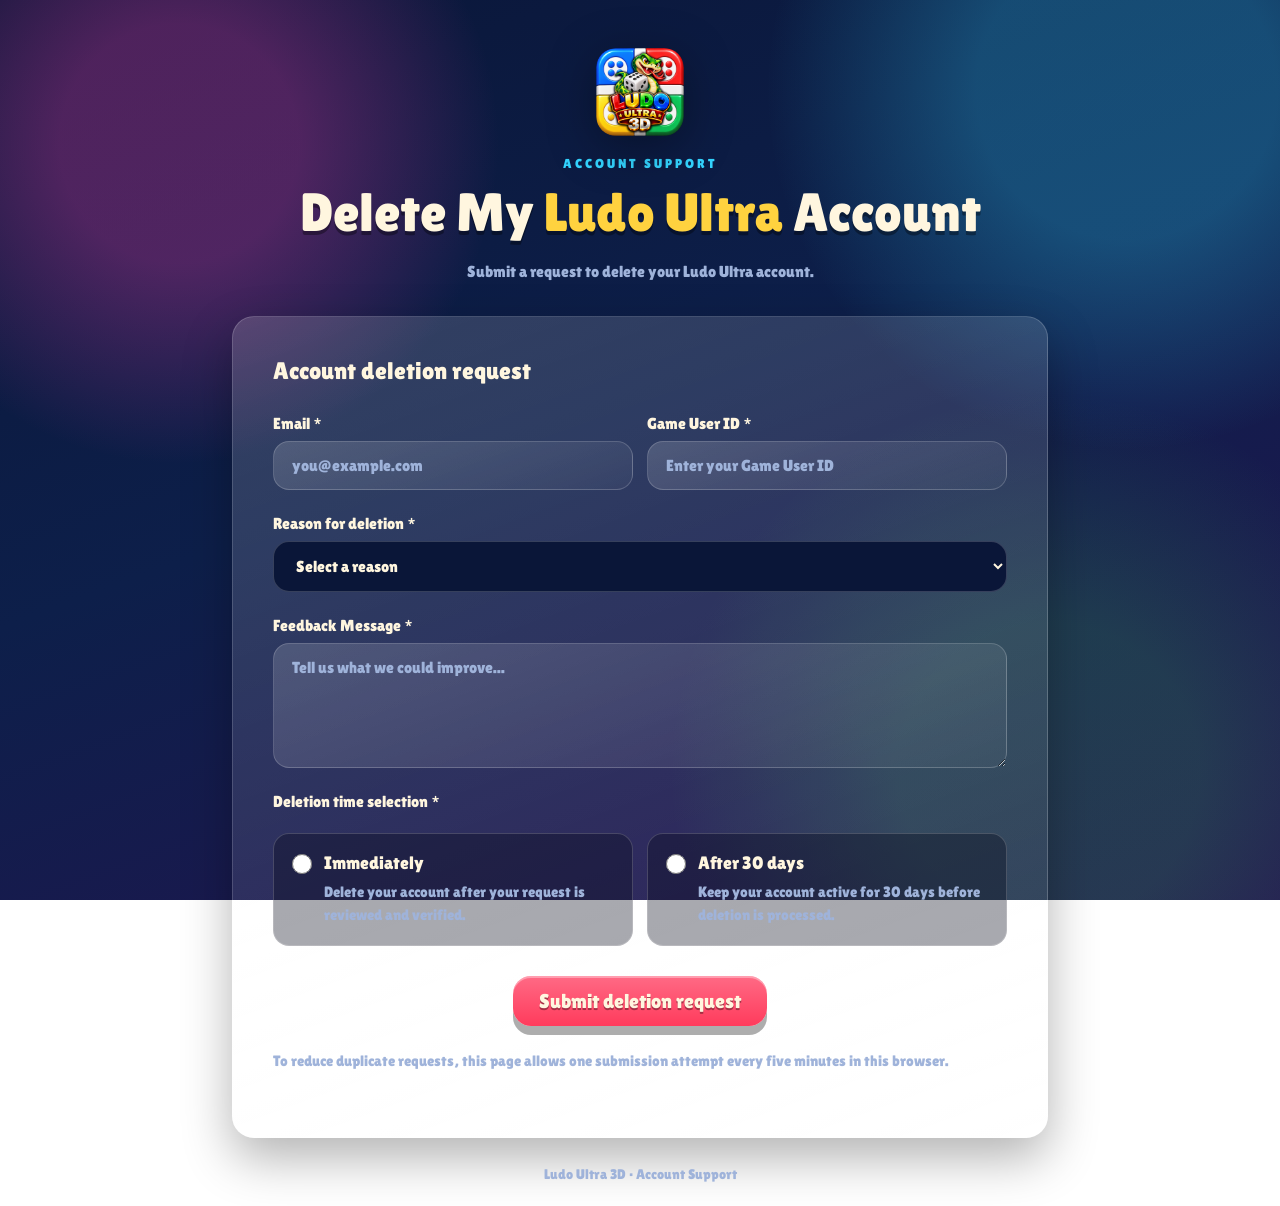
<file: delete-account.html>
<!DOCTYPE html>
<html lang="en">
<head>
    <meta charset="UTF-8">
    <meta name="viewport" content="width=device-width, initial-scale=1.0">
    <meta name="description" content="Request deletion of your Ludo Ultra account.">
    <meta name="theme-color" content="#0a1638">
    <title>Delete My Ludo Ultra Account</title>
    <link rel="icon" type="image/png" href="assets/images/Ludo%20Ultra%20App%20Icon%20512.png">
    <link rel="stylesheet" href="styles.css">
</head>
<body class="account-deletion-page">
    <main class="container deletion-container">
        <header class="deletion-header">
            <img src="assets/images/Ludo%20Ultra%20App%20Icon%20512.png" width="88" height="88" alt="Ludo Ultra 3D">
            <p class="deletion-eyebrow">ACCOUNT SUPPORT</p>
            <h1>Delete My <span>Ludo Ultra</span> Account</h1>
            <p>Submit a request to delete your Ludo Ultra account.</p>
        </header>

        <section class="deletion-panel" aria-labelledby="deletionFormTitle">
            <h2 id="deletionFormTitle">Account deletion request</h2>

            <form class="feedback-form deletion-form" id="deletionForm">
                <div class="form-row">
                    <div class="deletion-field">
                        <label for="deletionEmail">Email *</label>
                        <input id="deletionEmail" name="email" type="email" autocomplete="email" placeholder="you@example.com" required>
                    </div>
                    <div class="deletion-field">
                        <label for="gameUserId">Game User ID *</label>
                        <input id="gameUserId" name="gameUserId" type="text" autocomplete="off" spellcheck="false" placeholder="Enter your Game User ID" required>
                    </div>
                </div>

                <div class="deletion-field">
                    <label for="deletionReason">Reason for deletion *</label>
                    <select id="deletionReason" name="reason" required>
                        <option value="" disabled selected>Select a reason</option>
                        <option>I no longer play the game</option>
                        <option>I want to reduce my gaming time</option>
                        <option>I have privacy or data concerns</option>
                        <option>I experienced technical issues or bugs</option>
                        <option>I am not satisfied with the gameplay</option>
                        <option>I had a negative multiplayer experience</option>
                        <option>I have a duplicate or unused account</option>
                        <option>I want to start fresh</option>
                        <option value="other">Other — write your own reason</option>
                        <option>Prefer not to say</option>
                    </select>
                </div>

                <div class="deletion-field">
                    <label for="deletionFeedback">Feedback Message *</label>
                    <textarea id="deletionFeedback" name="feedback" rows="5" maxlength="5000" placeholder="Tell us what we could improve..." required></textarea>
                </div>

                <div class="deletion-field" id="customReasonField" hidden>
                    <label for="customReason">Your reason *</label>
                    <textarea id="customReason" name="customReason" rows="3" maxlength="2000" placeholder="Tell us your reason for deletion" disabled></textarea>
                </div>

                <fieldset class="deletion-timing">
                    <legend>Deletion time selection *</legend>
                    <div class="deletion-options">
                        <label class="deletion-option">
                            <input type="radio" name="deletionTiming" value="immediately" aria-describedby="immediatelyHelp" required>
                            <span><strong>Immediately</strong><span id="immediatelyHelp">Delete your account after your request is reviewed and verified.</span></span>
                        </label>
                        <label class="deletion-option">
                            <input type="radio" name="deletionTiming" value="after-30-days" aria-describedby="thirtyDaysHelp" required>
                            <span><strong>After 30 days</strong><span id="thirtyDaysHelp">Keep your account active for 30 days before deletion is processed.</span></span>
                        </label>
                    </div>
                </fieldset>

                <button class="dice-btn" type="submit" aria-describedby="deletionCooldown" disabled>Submit deletion request</button>
                <p class="deletion-help" id="deletionCooldown"></p>
                <p class="deletion-help" id="deletionStatus" role="status" aria-live="polite"></p>
            </form>
        </section>
        <footer class="deletion-footer">Ludo Ultra 3D · Account Support</footer>
    </main>
    <script src="delete-account.js"></script>
</body>
</html>
</file>
<file: styles.css>
/* ============================================================
   LUDO ULTRA 3D — TOY-ARCADE REDESIGN
   Glossy toy-3D look pulled straight from the game art:
   chunky multicolor type, wood/neon glows, hard offsets,
   deep-navy gloss.
   ============================================================ */

@font-face {
    font-family: 'Lilita One';
    src: url('assets/Fonts/Lilita_One/LilitaOne-Regular.ttf') format('truetype');
    font-weight: 100;
    font-style: normal;
    font-display: swap;
}

/* ---------- Variables ---------- */
:root {
    --bg-deep: #0a1638;
    --bg-deep-2: #0d1f4a;
    --ink: #060b1c;

    --red: #ff3b5c;
    --green: #3ddc5a;
    --yellow: #ffd23f;
    --blue: #2ea8ff;
    --gold: #ffcf3f;
    --magenta: #ff3fb4;
    --cyan: #33d4ff;
    --cream: #fff6df;

    --text: #dbe8ff;
    --text-dim: #9fb3da;

    --glass: linear-gradient(160deg, rgba(255, 255, 255, 0.16), rgba(255, 255, 255, 0.04));
    --glass-border: rgba(255, 255, 255, 0.18);
    --toy-shadow: 0 9px 0 rgba(0, 0, 0, 0.32);
    --r-lg: 22px;
    --r-md: 16px;
    --r-sm: 12px;

    --font: 'Lilita One', 'Trebuchet MS', 'Segoe UI', sans-serif;
}

/* ---------- Reset ---------- */
* {
    margin: 0;
    padding: 0;
    box-sizing: border-box;
    font-family: inherit;
    font-weight: 100;
}
*::before,
*::after {
    font-family: inherit;
    font-weight: inherit;
}
html {
    scroll-behavior: smooth;
}
img {
    max-width: 100%;
    display: block;
}
button {
    font: inherit;
    cursor: pointer;
    border: none;
}
a {
    color: inherit;
    text-decoration: none;
}

body {
    font-family: var(--font);
    color: var(--text);
    background:
        radial-gradient(circle at 14% 16%, rgba(255, 63, 180, 0.28) 0 120px, transparent 320px),
        radial-gradient(circle at 88% 10%, rgba(51, 212, 255, 0.26) 0 150px, transparent 360px),
        radial-gradient(circle at 82% 86%, rgba(61, 220, 90, 0.18) 0 150px, transparent 380px),
        linear-gradient(160deg, var(--bg-deep) 0%, var(--bg-deep-2) 46%, #241452 100%);
    background-attachment: fixed;
    overflow-x: hidden;
    min-height: 100vh;
    -webkit-font-smoothing: antialiased;
}

.container {
    width: 100%;
    max-width: 1180px;
    margin-inline: auto;
    padding-inline: 22px;
}

/* ---------- Reveal ---------- */
[data-reveal] {
    opacity: 0;
    transform: translateY(22px);
    transition: opacity 0.7s ease, transform 0.7s cubic-bezier(0.2, 0.8, 0.2, 1);
}
[data-reveal].in {
    opacity: 1;
    transform: none;
}

/* ============================================================
   TICKER
   ============================================================ */
.ticker {
    background: linear-gradient(90deg, var(--red), var(--yellow) 30%, var(--green) 60%, var(--blue));
    color: var(--ink);
    overflow: hidden;
    padding: 7px 0;
    position: relative;
    z-index: 60;
    box-shadow: 0 3px 12px rgba(0, 0, 0, 0.4);
}
.ticker-track {
    display: inline-flex;
    white-space: nowrap;
    animation: ticker 26s linear infinite;
}
.ticker-track span {
    padding-inline: 14px;
    letter-spacing: 0.5px;
    text-shadow: 0 1px 0 rgba(255, 255, 255, 0.35);
}
@keyframes ticker {
    to {
        transform: translateX(-50%);
    }
}

/* ============================================================
   NAVBAR
   ============================================================ */
.navbar {
    position: sticky;
    top: 0;
    z-index: 50;
    transition: background 0.3s ease, box-shadow 0.3s ease;
    background: transparent;
}
.navbar.scrolled {
    background: rgba(6, 11, 28, 0.9);
    backdrop-filter: blur(10px);
    box-shadow: 0 6px 24px rgba(0, 0, 0, 0.45);
}
.nav-container {
    max-width: 1180px;
    margin-inline: auto;
    padding: 14px 22px;
    display: flex;
    align-items: center;
    justify-content: space-between;
    gap: 18px;
}
.logo {
    display: flex;
    align-items: center;
    gap: 10px;
}
.logo-img {
    width: 40px;
    height: 40px;
    border-radius: 10px;
    box-shadow: 0 4px 10px rgba(0, 0, 0, 0.4);
}
.logo-text {
    font-size: 1.35rem;
    color: var(--cream);
    text-shadow: 0 2px 0 rgba(0, 0, 0, 0.4);
}
.logo-text b {
    color: var(--yellow);
    font-weight: 100;
}
.nav-links {
    display: flex;
    align-items: center;
    gap: 6px;
    list-style: none;
}
.nav-links a {
    padding: 9px 16px;
    border-radius: 999px;
    color: var(--text);
    transition: background 0.2s ease, color 0.2s ease;
}
.nav-links a:hover {
    background: rgba(255, 255, 255, 0.1);
    color: #fff;
}
.nav-cta {
    background: linear-gradient(180deg, var(--yellow), #ffb020);
    color: var(--ink) !important;
    box-shadow: var(--toy-shadow);
    text-shadow: 0 1px 0 rgba(255, 255, 255, 0.4);
}
.nav-cta:hover {
    background: linear-gradient(180deg, #ffe07a, var(--yellow)) !important;
    transform: translateY(-1px);
}

.menu-toggle {
    display: none;
    flex-direction: column;
    gap: 5px;
    background: rgba(255, 255, 255, 0.08);
    padding: 11px;
    border-radius: 12px;
}
.menu-toggle span {
    width: 24px;
    height: 3px;
    background: var(--cream);
    border-radius: 3px;
    transition: transform 0.25s ease, opacity 0.25s ease;
}

/* ============================================================
   HERO
   ============================================================ */
.hero {
    position: relative;
    padding: 72px 22px 70px;
    text-align: center;
    overflow: hidden;
}
.hero-inner {
    max-width: 900px;
    margin-inline: auto;
    position: relative;
    z-index: 2;
}
.hero-kicker {
    display: inline-block;
    background: rgba(51, 212, 255, 0.16);
    border: 1px solid rgba(51, 212, 255, 0.4);
    color: var(--cyan);
    padding: 6px 16px;
    border-radius: 999px;
    letter-spacing: 1px;
    margin-bottom: 18px;
}

/* Hero lockup — matches the app icon wordmark:
   LUDO (rainbow chunky) / ULTRA (red banner, gold trim, stars) / 3D (chrome) */
.hero-lockup {
    display: flex;
    flex-direction: column;
    align-items: center;
    gap: 6px;
    width: fit-content;
    margin: 0 auto 16px;
}
.lockup-ludo {
    display: flex;
    gap: 4px;
    font-size: clamp(4rem, 15vw, 9rem);
    line-height: 0.9;
}
.lockup-ludo .ch {
    display: inline-block;
    animation: bob 3.4s ease-in-out infinite;
    text-shadow:
        0 4px 0 rgba(0, 0, 0, 0.55),
        0 0 30px currentColor,
        0 -2px 0 rgba(255, 255, 255, 0.25);
}
.lockup-ludo .ch:nth-child(2n) {
    transform: translateY(-5px) rotate(-2deg);
    animation-delay: 0.25s;
}
@keyframes bob {
    0%, 100% { translate: 0 0; }
    50% { translate: 0 -8px; }
}
.ch { font-weight: 100; }
.ch.c1 { color: #ff3b5c; }
.ch.c2 { color: #ffcf3f; }
.ch.c3 { color: #3ddc5a; }
.ch.c4 { color: #2ea8ff; }
.ch.c5 { color: var(--cream); }

.lockup-ultra {
    display: inline-flex;
    align-items: center;
    gap: 10px;
    background: linear-gradient(180deg, #e01f3c, #8f0f24);
    border: 2px solid var(--gold);
    border-radius: 999px;
    padding: 4px 26px;
    box-shadow: var(--toy-shadow), inset 0 2px 0 rgba(255, 255, 255, 0.3), 0 0 24px rgba(224, 31, 60, 0.5);
}
.lockup-ultra b {
    font-size: clamp(1.2rem, 4vw, 2.1rem);
    color: var(--gold);
    letter-spacing: 6px;
    text-shadow: 0 2px 0 rgba(0, 0, 0, 0.45), 0 0 14px rgba(255, 207, 63, 0.6);
}
.lockup-ultra i {
    font-style: normal;
    font-size: 0.7em;
    color: var(--cream);
    text-shadow: 0 1px 0 rgba(0, 0, 0, 0.4);
}
.lockup-3d {
    font-size: clamp(1.6rem, 5.5vw, 3rem);
    letter-spacing: 8px;
    background: linear-gradient(180deg, #ffffff 10%, #cfd8e8 45%, #7f8aa3 60%, #dfe6f2 85%);
    -webkit-background-clip: text;
    background-clip: text;
    -webkit-text-fill-color: transparent;
    filter: drop-shadow(0 3px 2px rgba(0, 0, 0, 0.55));
}

.hero-tagline {
    font-size: clamp(1.5rem, 4.5vw, 2.6rem);
    color: var(--cream);
    text-shadow: 0 3px 0 rgba(0, 0, 0, 0.45);
    margin-bottom: 12px;
}
.hero-tagline b {
    color: var(--yellow);
    font-weight: 100;
}
.hero-sub {
    color: var(--text-dim);
    max-width: 520px;
    margin: 0 auto 30px;
    line-height: 1.6;
}

/* Video stage */
.hero-stage {
    position: relative;
    max-width: 680px;
    margin: 0 auto 30px;
    border-radius: 28px;
    padding: 10px;
    background: var(--glass);
    border: 1px solid var(--glass-border);
    box-shadow: 0 26px 60px rgba(0, 0, 0, 0.55), inset 0 2px 0 rgba(255, 255, 255, 0.25);
}
.hero-stage::before {
    content: "";
    position: absolute;
    inset: -30px;
    background: radial-gradient(circle, rgba(51, 212, 255, 0.4), transparent 68%);
    z-index: -1;
    filter: blur(8px);
}
.hero-video {
    width: 100%;
    aspect-ratio: 16 / 9;
    object-fit: cover;
    border-radius: 20px;
    display: block;
    background: var(--bg-deep);
}

/* CTA dice buttons */
.hero-ctas {
    display: flex;
    gap: 16px;
    justify-content: center;
    flex-wrap: wrap;
}
.dice-btn {
    position: relative;
    display: inline-flex;
    align-items: center;
    gap: 10px;
    font-size: 1.25rem;
    padding: 14px 26px;
    border-radius: 18px;
    background: linear-gradient(180deg, #ff6a85, var(--red));
    color: var(--cream);
    text-shadow: 0 2px 0 rgba(0, 0, 0, 0.35);
    box-shadow: var(--toy-shadow), inset 0 2px 0 rgba(255, 255, 255, 0.35);
    transition: transform 0.15s ease, filter 0.2s ease;
}
.dice-btn:hover {
    filter: brightness(1.08);
    transform: translateY(-2px);
}
.dice-btn:active {
    transform: translateY(2px);
    box-shadow: 0 4px 0 rgba(0, 0, 0, 0.32);
}
.dice-btn.ghost {
    background: linear-gradient(180deg, rgba(255, 255, 255, 0.22), rgba(255, 255, 255, 0.06));
    border: 2px solid rgba(255, 255, 255, 0.4);
    box-shadow: var(--toy-shadow);
}
.hero-note {
    margin-top: 22px;
    color: var(--text-dim);
    letter-spacing: 0.5px;
}

/* Floating tokens */
.hero-tokens {
    position: absolute;
    inset: 0;
    z-index: 1;
    pointer-events: none;
}
.hero-tokens .float {
    position: absolute;
    width: clamp(46px, 7vw, 84px);
    opacity: 0.9;
    filter: drop-shadow(0 10px 14px rgba(0, 0, 0, 0.5));
    animation: floaty 6s ease-in-out infinite;
}
.hero-tokens .f1 { top: 14%; left: 8%; animation-delay: 0s; }
.hero-tokens .f2 { top: 22%; right: 9%; animation-delay: 1.2s; }
.hero-tokens .f3 { bottom: 18%; left: 12%; animation-delay: 2s; }
.hero-tokens .f4 { bottom: 14%; right: 13%; animation-delay: 0.6s; }
@keyframes floaty {
    0%, 100% { transform: translateY(0) rotate(-6deg); }
    50% { transform: translateY(-22px) rotate(8deg); }
}

/* ============================================================
   SECTION HEADINGS
   ============================================================ */
.chunky {
    font-size: clamp(2.4rem, 7vw, 4rem);
    color: var(--cream);
    text-shadow: 0 4px 0 rgba(0, 0, 0, 0.4);
    letter-spacing: 2px;
    text-align: center;
}
.chunky .ch { text-shadow: 0 3px 0 rgba(0, 0, 0, 0.45), 0 0 24px currentColor; }
.section-sub {
    text-align: center;
    color: var(--text-dim);
    max-width: 560px;
    margin: 14px auto 0;
    line-height: 1.6;
}

/* ============================================================
   ICON WATERMARK — sticky desktop only, dynamic position
   Starts top-right, moves to bottom-right on scroll
   ============================================================ */
.icon-watermark {
    position: fixed;
    top: 90px;
    right: 26px;
    z-index: 30;
    cursor: pointer;
    border-radius: 24px;
    opacity: 0.85;
    display: none;
    transition: top 1.2s cubic-bezier(0.25, 0.46, 0.45, 0.94), bottom 1.2s cubic-bezier(0.25, 0.46, 0.45, 0.94);
}
.icon-watermark:hover,
.icon-watermark:focus-visible {
    opacity: 1;
}
.icon-watermark:focus-visible {
    outline: 3px solid var(--cyan);
    outline-offset: 6px;
}
.icon-watermark img {
    width: 135px;
    height: 135px;
    border-radius: 24px;
    filter: drop-shadow(0 12px 32px rgba(0, 0, 0, 0.6));
    animation: watermark-float 4s ease-in-out infinite;
}
@keyframes watermark-float {
    0%, 100% { translate: 0 0; }
    50% { translate: 0 -12px; }
}
.icon-watermark.scrolled {
    top: auto;
    bottom: 26px;
}

@media (min-width: 1260px) {
    .icon-watermark { display: block; }
}

/* ============================================================
   THE BOARD — sticky board + rooms
   ============================================================ */
.board-journey {
    padding: 60px 0 40px;
}
.journey-head {
    max-width: 1180px;
    margin: 0 auto 40px;
    padding-inline: 22px;
    text-align: center;
}
.journey {
    max-width: 1320px;
    margin-inline: auto;
    padding-inline: 22px;
    display: grid;
    grid-template-columns: minmax(300px, 400px) 1fr;
    gap: 40px;
    align-items: start;
}

.board-sticky {
    position: sticky;
    top: 90px;
    text-align: center;
}
.board {
    position: relative;
    width: 100%;
    max-width: 360px;
    aspect-ratio: 1;
    margin: 0 auto;
    border-radius: 26px;
    background: var(--glass);
    border: 1px solid var(--glass-border);
    box-shadow: 0 20px 50px rgba(0, 0, 0, 0.5), inset 0 2px 0 rgba(255, 255, 255, 0.25);
    overflow: hidden;
}
/* cross arms */
.cross-h,
.cross-v {
    position: absolute;
    background:
        linear-gradient(rgba(255, 255, 255, 0.06), rgba(255, 255, 255, 0.06)) 0 0 / 25% 25%,
        repeating-linear-gradient(90deg, transparent 0 24%, rgba(0, 0, 0, 0.12) 24% 25%);
    background-color: #eaf1ff;
    box-shadow: inset 0 0 0 4px rgba(0, 0, 0, 0.08);
}
.cross-h {
    top: 38%;
    left: 30%;
    width: 40%;
    height: 24%;
    border-radius: 10px;
}
.cross-v {
    left: 38%;
    top: 28%;
    width: 24%;
    height: 44%;
    border-radius: 10px;
}
/* colored homes in the four corners */
.home {
    position: absolute;
    width: 26%;
    height: 26%;
    border-radius: 14px;
    box-shadow: var(--toy-shadow), inset 0 2px 0 rgba(255, 255, 255, 0.4);
}
.home.tl { top: 12%; left: 12%; }
.home.tr { top: 12%; right: 12%; }
.home.bl { bottom: 12%; left: 12%; }
.home.br { bottom: 12%; right: 12%; }
.home-g { background: linear-gradient(150deg, #57e878, #1fae4a); }
.home-r { background: linear-gradient(150deg, #ff6b84, #d81a3a); }
.home-b { background: linear-gradient(150deg, #5cb6ff, #1270d8); }
.home-y { background: linear-gradient(150deg, #ffe072, #f5a800); }
.center-goal {
    position: absolute;
    top: 50%;
    left: 50%;
    transform: translate(-50%, -50%);
    width: 24%;
    height: 24%;
    border-radius: 12px;
    background: radial-gradient(circle at 40% 30%, #fff, var(--gold));
    box-shadow: var(--toy-shadow), inset 0 -3px 6px rgba(0, 0, 0, 0.25);
    display: grid;
    place-items: center;
    z-index: 3;
}
.center-goal span {
    color: var(--ink);
    font-size: 0.7rem;
    letter-spacing: 1px;
}
/* traveling token */
.token {
    position: absolute;
    top: 50%;
    left: 50%;
    width: 20px;
    height: 20px;
    margin: -10px 0 0 -10px;
    border-radius: 6px;
    background: radial-gradient(circle at 35% 30%, #fff, var(--magenta));
    box-shadow: 0 0 16px var(--magenta), var(--toy-shadow);
    z-index: 4;
    transition: top 0.9s cubic-bezier(0.34, 1.56, 0.64, 1), left 0.9s cubic-bezier(0.34, 1.56, 0.64, 1);
}
.board[data-pos="tl"] .token { top: 25%; left: 25%; }
.board[data-pos="tr"] .token { top: 25%; left: 75%; }
.board[data-pos="bl"] .token { top: 75%; left: 25%; }
.board[data-pos="br"] .token { top: 75%; left: 75%; }
.board[data-pos="c"] .token { top: 50%; left: 50%; }
.board-hint {
    margin-top: 14px;
    color: var(--text-dim);
    font-size: 0.95rem;
    max-width: 260px;
}

/* Rooms */
.rooms {
    display: flex;
    flex-direction: column;
    gap: 24px;
}
.room {
    position: relative;
    background: var(--glass);
    border: 1px solid var(--glass-border);
    border-radius: 26px;
    padding: 30px;
    min-height: 320px;
    box-shadow: 0 18px 40px rgba(0, 0, 0, 0.35);
    overflow: hidden;
}
.room::before {
    content: "";
    position: absolute;
    top: 0;
    left: 0;
    width: 100%;
    height: 6px;
}
.room-green::before { background: var(--green); }
.room-red::before { background: var(--red); }
.room-blue::before { background: var(--blue); }
.room-yellow::before { background: var(--yellow); }

.room-chip {
    display: inline-flex;
    align-items: center;
    gap: 8px;
    padding: 6px 14px;
    border-radius: 999px;
    background: rgba(0, 0, 0, 0.25);
    font-size: 0.85rem;
    letter-spacing: 1px;
    color: var(--cream);
    margin-bottom: 18px;
}
.room-chip i {
    width: 10px;
    height: 10px;
    border-radius: 50%;
}
.room-green .room-chip i { background: var(--green); }
.room-red .room-chip i { background: var(--red); }
.room-blue .room-chip i { background: var(--blue); }
.room-yellow .room-chip i { background: var(--yellow); }

.room h3 {
    font-size: clamp(1.5rem, 4vw, 2.2rem);
    color: var(--cream);
    text-shadow: 0 2px 0 rgba(0, 0, 0, 0.4);
    margin-bottom: 8px;
}
.room p {
    color: var(--text-dim);
    line-height: 1.6;
    max-width: 520px;
}
.room-foot {
    margin-top: 18px;
    color: var(--text-dim);
    font-style: italic;
}

/* Board themes grid */
.board-themes {
    display: grid;
    grid-template-columns: repeat(5, 1fr);
    gap: 12px;
    margin-top: 22px;
}
.bt {
    text-align: center;
}
.bt img {
    aspect-ratio: 1;
    object-fit: cover;
    border-radius: 14px;
    background: rgba(0, 0, 0, 0.2);
    box-shadow: var(--toy-shadow), inset 0 1px 0 rgba(255, 255, 255, 0.2);
    transition: transform 0.2s ease;
}
.bt:hover img {
    transform: scale(1.05) rotate(-2deg);
}
.bt figcaption {
    margin-top: 6px;
    font-size: 0.8rem;
    color: var(--text-dim);
}

/* Dice Collection grid — matches .board-themes */
.dice-grid {
    display: grid;
    grid-template-columns: repeat(5, 1fr);
    gap: 12px;
    margin-top: 22px;
}
.dc {
    text-align: center;
}
.dc img {
    aspect-ratio: 1;
    object-fit: cover;
    border-radius: 14px;
    background: rgba(0, 0, 0, 0.2);
    box-shadow: var(--toy-shadow), inset 0 1px 0 rgba(255, 255, 255, 0.2);
    transition: transform 0.2s ease;
}
.dc:hover img {
    transform: scale(1.05) rotate(-2deg);
}
.dc figcaption {
    margin-top: 6px;
    font-size: 0.8rem;
    color: var(--text-dim);
}

/* Environments grid — matches .board-themes */
.env-grid {
    display: grid;
    grid-template-columns: repeat(5, 1fr);
    gap: 12px;
    margin-top: 22px;
}
.ec {
    text-align: center;
}
.ec img {
    aspect-ratio: 4 / 3;
    object-fit: cover;
    border-radius: 14px;
    background: rgba(0, 0, 0, 0.2);
    box-shadow: var(--toy-shadow), inset 0 1px 0 rgba(255, 255, 255, 0.2);
    transition: transform 0.2s ease;
}
.ec:hover img {
    transform: scale(1.05) rotate(-2deg);
}
.ec figcaption {
    margin-top: 6px;
    font-size: 0.8rem;
    color: var(--text-dim);
}

/* Mode grid */
.mode-grid {
    display: grid;
    grid-template-columns: repeat(2, 1fr);
    gap: 14px;
    margin-top: 22px;
}
.mode-card {
    display: flex;
    align-items: center;
    gap: 14px;
    background: rgba(0, 0, 0, 0.22);
    border: 1px solid rgba(255, 255, 255, 0.1);
    border-radius: 16px;
    padding: 14px;
}
.mode-card img {
    width: 54px;
    height: 54px;
    object-fit: cover;
    border-radius: 12px;
    flex: none;
    box-shadow: var(--toy-shadow);
}
.mode-card h4 {
    color: var(--cream);
    font-size: 1.1rem;
    text-shadow: 0 1px 0 rgba(0, 0, 0, 0.4);
}
.mode-card p {
    font-size: 0.9rem;
    margin-top: 2px;
}

/* Token action categories */
.token-category {
    margin-top: 22px;
}
.token-cat-title {
    font-size: 1rem;
    color: var(--cyan);
    text-transform: uppercase;
    letter-spacing: 1px;
    margin-bottom: 14px;
    display: flex;
    align-items: center;
    gap: 8px;
}
.token-cat-title::before {
    content: '';
    width: 24px;
    height: 2px;
    background: var(--cyan);
}

.token-fun {
    display: grid;
    grid-template-columns: repeat(auto-fill, minmax(80px, 1fr));
    gap: 16px;
}
.tf {
    text-align: center;
}
.tf img {
    width: 66px;
    height: 66px;
    object-fit: contain;
    border-radius: 50%;
    background: radial-gradient(circle at 35% 30%, rgba(255, 255, 255, 0.5), rgba(0, 0, 0, 0.25));
    box-shadow: var(--toy-shadow), inset 0 2px 0 rgba(255, 255, 255, 0.4);
    transition: transform 0.25s ease;
}
.tf:hover img {
    transform: translateY(-6px) scale(1.12) rotate(-8deg);
}
.tf figcaption {
    margin-top: 6px;
    font-size: 0.75rem;
    color: var(--text-dim);
    text-transform: capitalize;
}

/* Capture Actions - slightly more aggressive styling */
.token-fun--attack .tf img {
    background: radial-gradient(circle at 35% 30%, rgba(255, 100, 100, 0.4), rgba(80, 0, 0, 0.5));
    box-shadow: var(--toy-shadow), inset 0 2px 0 rgba(255, 150, 150, 0.4), 0 0 16px rgba(255, 60, 60, 0.3);
}
.token-fun--attack .tf:hover img {
    box-shadow: var(--toy-shadow), inset 0 2px 0 rgba(255, 150, 150, 0.4), 0 0 24px rgba(255, 60, 60, 0.5);
}

/* Character items */
.char-items {
    display: flex;
    flex-wrap: wrap;
    gap: 12px;
    margin-top: 22px;
}
.char-items img {
    width: 72px;
    height: 72px;
    object-fit: cover;
    border-radius: 16px;
    background: rgba(0, 0, 0, 0.22);
    box-shadow: var(--toy-shadow), inset 0 1px 0 rgba(255, 255, 255, 0.25);
    transition: transform 0.2s ease;
}
.char-items img:hover {
    transform: scale(1.06) rotate(3deg);
}

/* Home CTA room */
.room-home::before {
    background: linear-gradient(90deg, var(--red), var(--yellow), var(--green), var(--blue));
}
.home-cta {
    text-align: center;
    max-width: 440px;
    margin-inline: auto;
}
.home-cta h3 {
    font-size: 2rem;
}
.home-cta p {
    margin: 10px auto 20px;
}

/* ============================================================
   DOWNLOAD BANNER — behind the sign
   ============================================================ */
.download-banner-section {
    width: 100vw;
    height: 380px;
    margin: 60px calc(-50vw + 50%) 0;
    overflow: hidden;
}
.download-banner-section img {
    width: 100%;
    height: 100%;
    object-fit: cover;
    object-position: center 50%;
}

.download {
    padding: 60px 0;
}
.sign {
    position: relative;
    max-width: 680px;
    margin-inline: auto;
    background: var(--glass);
    border: 1px solid var(--glass-border);
    border-radius: 28px;
    padding: 44px 32px;
    text-align: center;
    box-shadow: 0 22px 50px rgba(0, 0, 0, 0.45), inset 0 2px 0 rgba(255, 255, 255, 0.25);
}

/* ============================================================
   SCREENSHOT PARADE
   ============================================================ */
.screens {
    padding: 60px 0 20px;
}
.screens-head {
    margin-bottom: 30px;
}
.parade {
    display: grid;
    grid-template-columns: repeat(4, 1fr);
    gap: 16px;
    max-width: 1320px;
    margin-inline: auto;
    padding-inline: 22px;
}
.shot {
    position: relative;
    border-radius: 18px;
    overflow: hidden;
    background: var(--glass);
    border: 1px solid var(--glass-border);
    box-shadow: 0 14px 30px rgba(0, 0, 0, 0.4), inset 0 1px 0 rgba(255, 255, 255, 0.2);
    aspect-ratio: 3 / 4;
}
.shot img {
    width: 100%;
    height: 100%;
    object-fit: cover;
    transition: transform 0.5s ease;
}
.shot[role="button"] {
    cursor: zoom-in;
}
.shot:focus-visible {
    outline: 3px solid var(--cyan);
    outline-offset: 4px;
}
.shot:hover img {
    transform: scale(1.06);
}
.shot figcaption {
    position: absolute;
    left: 0;
    right: 0;
    bottom: 0;
    padding: 12px 14px;
    background: linear-gradient(transparent, rgba(6, 11, 28, 0.9));
    color: var(--cream);
    font-size: 0.95rem;
}

.screenshot-viewer {
    position: fixed;
    inset: 0;
    width: 100%;
    max-width: none;
    height: 100vh;
    height: 100dvh;
    max-height: none;
    margin: 0;
    padding: 76px 20px 20px;
    border: 0;
    background: rgba(6, 11, 28, 0.95);
    overflow: hidden;
}
.screenshot-viewer[open] {
    display: flex;
    align-items: center;
    justify-content: center;
}
.screenshot-viewer::backdrop {
    background: rgba(0, 0, 0, 0.85);
}
.screenshot-full {
    width: auto;
    height: auto;
    max-width: 100%;
    max-height: 100%;
    object-fit: contain;
    border-radius: 8px;
    box-shadow: 0 16px 60px rgba(0, 0, 0, 0.5);
}
.screenshot-close {
    position: absolute;
    top: 16px;
    right: 20px;
    width: 44px;
    height: 44px;
    border-radius: 50%;
    border: 1px solid var(--glass-border);
    background: var(--bg-deep);
    color: var(--cream);
    font-size: 2rem;
    line-height: 1;
}
.screenshot-close:hover {
    background: var(--blue);
}
.screenshot-close:focus-visible {
    outline: 3px solid var(--cyan);
    outline-offset: 3px;
}

/* ============================================================
   TRAILERS
   ============================================================ */
.trailers {
    padding: 60px 0;
}
.trailer-wrap {
    margin-top: 30px;
}
.video-wrapper {
    border-radius: 22px;
    overflow: hidden;
    background: #000;
    box-shadow: 0 20px 50px rgba(0, 0, 0, 0.5), inset 0 0 0 2px rgba(255, 255, 255, 0.12);
}
.main-video {
    width: 100%;
    aspect-ratio: 16 / 9;
    display: block;
    background: #000;
}
.trailer-caption {
    text-align: center;
    margin: 18px 0 6px;
}
.trailer-caption h3 {
    color: var(--cream);
    font-size: 1.5rem;
}
.trailer-caption p {
    color: var(--text-dim);
    margin-top: 4px;
}
.trailer-thumbs {
    display: flex;
    flex-wrap: wrap;
    gap: 10px;
    justify-content: center;
    margin-top: 18px;
}
.trailer-thumb {
    display: flex;
    align-items: center;
    gap: 8px;
    padding: 9px 16px;
    border-radius: 999px;
    background: rgba(0, 0, 0, 0.25);
    border: 1px solid rgba(255, 255, 255, 0.14);
    color: var(--text);
    transition: all 0.2s ease;
}
.trailer-thumb .dot {
    width: 9px;
    height: 9px;
    border-radius: 50%;
    background: var(--cyan);
}
.trailer-thumb:hover {
    background: rgba(255, 255, 255, 0.12);
}
.trailer-thumb.active {
    background: linear-gradient(180deg, #ff6a85, var(--red));
    color: var(--cream);
    border-color: transparent;
    box-shadow: var(--toy-shadow);
}
.trailer-thumb.active .dot {
    background: var(--cream);
}

/* ============================================================
   DOWNLOAD SIGN
   ============================================================ */
.download {
    position: relative;
    min-height: 500px;
    display: flex;
    align-items: center;
    justify-content: center;
    padding: 60px 22px;
    overflow: hidden;
}
.sign::before,
.sign::after {
    content: "";
    position: absolute;
    top: -10px;
    width: 34px;
    height: 34px;
    border-radius: 50%;
    background: radial-gradient(circle at 35% 30%, #fff, var(--gold));
    box-shadow: var(--toy-shadow);
}
.sign::before { left: 40px; }
.sign::after { right: 40px; }
.sign h2 {
    font-size: clamp(2rem, 6vw, 3rem);
    color: var(--cream);
    text-shadow: 0 4px 0 rgba(0, 0, 0, 0.4);
}
.sign p {
    color: var(--text-dim);
    margin: 12px 0 26px;
}
.store-buttons {
    display: flex;
    gap: 16px;
    justify-content: center;
    flex-wrap: wrap;
}
.store-btn {
    display: flex;
    flex-direction: column;
    align-items: center;
    min-width: 170px;
    padding: 14px 22px;
    border-radius: 18px;
    background: linear-gradient(180deg, #1a2450, #0d1734);
    border: 1px solid rgba(255, 255, 255, 0.18);
    box-shadow: var(--toy-shadow);
    transition: transform 0.15s ease;
}
.store-btn:hover {
    transform: translateY(-3px);
}
.store-kicker {
    font-size: 0.8rem;
    color: var(--text-dim);
    letter-spacing: 0.5px;
}
.store-name {
    font-size: 1.5rem;
    color: var(--cream);
    text-shadow: 0 2px 0 rgba(0, 0, 0, 0.4);
}
.store-btn.apple .store-name { color: #fff; }
.store-btn.google .store-name { color: var(--cyan); }
.store-note {
    margin-top: 22px;
    color: var(--text-dim);
    font-size: 0.9rem;
}

/* ============================================================
   JOIN OUR COMMUNITY
   ============================================================ */
.community {
    padding: 60px 0;
}
.community-grid {
    margin-top: 30px;
    display: grid;
    grid-template-columns: repeat(4, 1fr);
    gap: 18px;
}
.community-card {
    display: flex;
    flex-direction: column;
    align-items: center;
    gap: 12px;
    padding: 24px 18px;
    border-radius: 20px;
    background: var(--glass);
    border: 1px solid var(--glass-border);
    text-align: center;
    text-decoration: none;
    transition: all 0.25s ease;
    box-shadow: 0 12px 28px rgba(0, 0, 0, 0.35), inset 0 1px 0 rgba(255, 255, 255, 0.18);
}
.community-card:hover {
    transform: translateY(-6px);
    background: linear-gradient(160deg, rgba(51, 212, 255, 0.15), rgba(255, 63, 180, 0.1));
    box-shadow: 0 18px 36px rgba(0, 0, 0, 0.4), inset 0 2px 0 rgba(255, 255, 255, 0.25);
}
.community-icon {
    width: 64px;
    height: 64px;
    display: flex;
    align-items: center;
    justify-content: center;
    border-radius: 16px;
    background: rgba(0, 0, 0, 0.25);
    color: var(--cyan);
    transition: all 0.25s ease;
}
.community-card:hover .community-icon {
    background: linear-gradient(135deg, var(--cyan), var(--magenta));
    color: var(--cream);
    transform: scale(1.1) rotate(-8deg);
}
.community-icon svg {
    width: 36px;
    height: 36px;
}
.community-card h3 {
    color: var(--cream);
    font-size: 1.15rem;
    text-shadow: 0 1px 0 rgba(0, 0, 0, 0.4);
}
.community-card p {
    color: var(--text-dim);
    font-size: 0.9rem;
    line-height: 1.5;
}
.community-btn {
    display: inline-block;
    margin-top: 6px;
    padding: 8px 14px;
    border-radius: 999px;
    background: rgba(255, 255, 255, 0.1);
    border: 1px solid rgba(255, 255, 255, 0.2);
    color: var(--cyan);
    font-size: 0.85rem;
    font-weight: 100;
    letter-spacing: 0.5px;
    transition: all 0.2s ease;
}
.community-card:hover .community-btn {
    background: var(--cyan);
    color: var(--ink);
    border-color: var(--cyan);
}

/* ============================================================
   FAQ
   ============================================================ */
.faq {
    padding: 60px 0;
}
.faq-grid {
    margin-top: 30px;
    display: grid;
    grid-template-columns: 1fr 1fr;
    gap: 14px;
}
.faq-item {
    background: var(--glass);
    border: 1px solid var(--glass-border);
    border-radius: 16px;
    padding: 4px 18px;
}
.faq-item summary {
    list-style: none;
    cursor: pointer;
    padding: 16px 8px;
    color: var(--cream);
    font-size: 1.15rem;
    display: flex;
    justify-content: space-between;
    align-items: center;
    text-shadow: 0 1px 0 rgba(0, 0, 0, 0.4);
}
.faq-item summary::-webkit-details-marker { display: none; }
.faq-item summary::after {
    content: "+";
    font-size: 1.5rem;
    color: var(--yellow);
    transition: transform 0.25s ease;
}
.faq-item[open] summary::after {
    transform: rotate(45deg);
}
.faq-item p {
    padding: 0 8px 16px;
    color: var(--text-dim);
    line-height: 1.6;
}
.faq-item a {
    color: var(--cyan);
}

/* ============================================================
   FEEDBACK FORM
   ============================================================ */
.feedback {
    padding: 60px 0;
    text-align: center;
}
.feedback-form {
    margin-top: 30px;
    max-width: 600px;
    margin-inline: auto;
    display: flex;
    flex-direction: column;
    gap: 14px;
}
.form-row {
    display: grid;
    grid-template-columns: 1fr 1fr;
    gap: 14px;
}
.feedback-form input,
.feedback-form textarea {
    background: var(--glass);
    border: 1px solid var(--glass-border);
    border-radius: 16px;
    padding: 14px 18px;
    color: var(--cream);
    font-family: var(--font);
    font-size: 1rem;
    transition: border-color 0.2s ease, box-shadow 0.2s ease;
}
.feedback-form input::placeholder,
.feedback-form textarea::placeholder {
    color: var(--text-dim);
}
.feedback-form input:focus,
.feedback-form textarea:focus {
    outline: none;
    border-color: var(--cyan);
    box-shadow: 0 0 0 3px rgba(51, 212, 255, 0.2);
}
.feedback-form textarea {
    resize: vertical;
    min-height: 120px;
}
.feedback-form .dice-btn {
    margin-top: 6px;
    align-self: center;
}
.feedback-note {
    margin-top: 14px;
    font-size: 0.95rem;
}
.feedback-note.ok { color: var(--green); }
.feedback-note.err { color: var(--red); }

/* Standalone account deletion page — scoped to leave the homepage unchanged. */
.account-deletion-page .deletion-container {
    max-width: 860px;
    padding-top: 48px;
    padding-bottom: 24px;
}
.account-deletion-page .deletion-header {
    text-align: center;
    margin-bottom: 32px;
}
.account-deletion-page .deletion-header img {
    margin: 0 auto 20px;
    border-radius: 20px;
    filter: drop-shadow(0 10px 24px rgba(0, 0, 0, 0.35));
}
.account-deletion-page .deletion-eyebrow {
    color: var(--cyan);
    letter-spacing: 3px;
    font-size: 0.8rem;
    margin-bottom: 12px;
}
.account-deletion-page h1 {
    color: var(--cream);
    font-size: clamp(2rem, 5vw, 3.4rem);
    line-height: 1.1;
    text-shadow: 0 4px 0 rgba(0, 0, 0, 0.35);
    margin-bottom: 16px;
}
.account-deletion-page h1 span {
    color: var(--yellow);
}
.account-deletion-page .deletion-header > p:last-child {
    max-width: 580px;
    margin-inline: auto;
    color: var(--text-dim);
    line-height: 1.6;
}
.account-deletion-page .deletion-panel {
    padding: clamp(20px, 4vw, 40px);
    background: var(--glass);
    border: 1px solid var(--glass-border);
    border-radius: var(--r-lg);
    box-shadow: 0 20px 50px rgba(0, 0, 0, 0.3);
}
.account-deletion-page h2 {
    color: var(--cream);
    margin-bottom: 8px;
}
.account-deletion-page .deletion-help,
.account-deletion-page .deletion-field small {
    color: var(--text-dim);
    line-height: 1.5;
    font-size: 0.95rem;
}
.account-deletion-page .deletion-notice {
    margin-top: 20px;
    padding: 16px;
    border: 1px solid rgba(255, 210, 63, 0.35);
    border-radius: var(--r-sm);
    background: rgba(255, 210, 63, 0.08);
    line-height: 1.5;
}
.account-deletion-page .deletion-notice strong {
    display: block;
    color: var(--yellow);
    margin-bottom: 4px;
}
.account-deletion-page .deletion-form {
    max-width: none;
    gap: 24px;
}
.account-deletion-page .deletion-field {
    display: flex;
    flex-direction: column;
    gap: 8px;
    min-width: 0;
}
.account-deletion-page .deletion-field[hidden] {
    display: none;
}
.account-deletion-page .deletion-help a {
    color: var(--cyan);
    text-decoration: underline;
}
.account-deletion-page .deletion-field label,
.account-deletion-page legend {
    color: var(--cream);
}
.account-deletion-page .deletion-field label span {
    color: var(--text-dim);
    font-size: 0.9rem;
}
.account-deletion-page .deletion-field input,
.account-deletion-page .deletion-field textarea,
.account-deletion-page .deletion-field select {
    width: 100%;
    min-width: 0;
}
.account-deletion-page select {
    padding: 14px 18px;
    border: 1px solid var(--glass-border);
    border-radius: 16px;
    background: var(--bg-deep);
    color: var(--cream);
    font: inherit;
    color-scheme: dark;
}
.account-deletion-page select:focus-visible {
    outline: 3px solid var(--cyan);
    outline-offset: 2px;
}
.account-deletion-page .deletion-timing {
    border: 0;
    min-width: 0;
}
.account-deletion-page legend {
    margin-bottom: 8px;
}
.account-deletion-page .deletion-options {
    display: grid;
    grid-template-columns: repeat(2, minmax(0, 1fr));
    gap: 14px;
    margin-top: 14px;
}
.account-deletion-page .deletion-option {
    display: flex;
    align-items: flex-start;
    gap: 12px;
    padding: 18px;
    border: 1px solid var(--glass-border);
    border-radius: var(--r-md);
    background: rgba(6, 11, 28, 0.35);
    cursor: pointer;
}
.account-deletion-page .deletion-option:has(input:checked) {
    border-color: var(--cyan);
    background: rgba(51, 212, 255, 0.1);
}
.account-deletion-page .deletion-option:focus-within {
    outline: 2px solid var(--cyan);
    outline-offset: 3px;
}
.account-deletion-page .deletion-option input {
    flex: 0 0 20px;
    width: 20px;
    height: 20px;
    margin-top: 2px;
    padding: 0;
    accent-color: var(--cyan);
}
.account-deletion-page .deletion-option strong {
    display: block;
    color: var(--cream);
    font-size: 1.15rem;
    margin-bottom: 8px;
}
.account-deletion-page .deletion-option span span {
    display: block;
    color: var(--text-dim);
    font-size: 0.95rem;
    line-height: 1.5;
}
.account-deletion-page .dice-btn:disabled {
    opacity: 0.6;
    cursor: not-allowed;
    transform: none;
    max-width: 100%;
    white-space: normal;
}
.account-deletion-page .deletion-footer {
    margin-top: 28px;
    text-align: center;
    color: var(--text-dim);
    font-size: 0.9rem;
}
@media (max-width: 600px) {
    .account-deletion-page .form-row,
    .account-deletion-page .deletion-options {
        grid-template-columns: 1fr;
    }
}

/* ============================================================
   FOOTER
   ============================================================ */
.footer {
    margin-top: 40px;
    background: rgba(4, 8, 20, 0.7);
    border-top: 1px solid rgba(255, 255, 255, 0.1);
    padding: 40px 0 20px;
}
.footer-grid {
    display: grid;
    grid-template-columns: 2fr 1fr 1fr 1fr;
    gap: 30px;
}
.footer-logo {
    font-size: 1.5rem;
    color: var(--cream);
    text-shadow: 0 2px 0 rgba(0, 0, 0, 0.4);
}
.footer-logo b {
    color: var(--yellow);
    font-weight: 100;
}
.footer-brand p {
    margin-top: 12px;
    color: var(--text-dim);
    max-width: 300px;
    line-height: 1.6;
}
.footer-col h4 {
    color: var(--cream);
    font-size: 1.1rem;
    margin-bottom: 12px;
}
.footer-col ul {
    list-style: none;
}
.footer-col li {
    margin-bottom: 8px;
}
.footer-col a {
    color: var(--text-dim);
    transition: color 0.2s ease;
}
.footer-col a:hover {
    color: var(--cyan);
}
.footer-col p {
    color: var(--text-dim);
}
.footer-bottom {
    margin-top: 30px;
    padding-top: 18px;
    border-top: 1px solid rgba(255, 255, 255, 0.08);
    text-align: center;
    color: var(--text-dim);
    font-size: 0.9rem;
}

/* ============================================================
   RESPONSIVE
   ============================================================ */
@media (max-width: 900px) {
    .menu-toggle { display: flex; }
    .nav-links {
        position: absolute;
        top: 100%;
        left: 0;
        right: 0;
        flex-direction: column;
        align-items: stretch;
        gap: 0;
        background: rgba(6, 11, 28, 0.98);
        backdrop-filter: blur(12px);
        padding: 8px 0;
        box-shadow: 0 12px 30px rgba(0, 0, 0, 0.5);
        transform: scaleY(0);
        transform-origin: top;
        transition: transform 0.25s ease;
    }
    .nav-links.active { transform: scaleY(1); }
    .nav-links a { display: block; padding: 14px 22px; border-radius: 0; }
    .nav-cta { border-radius: 0; text-align: center; }

    .journey {
        grid-template-columns: 1fr;
        gap: 26px;
    }
    .board-sticky {
        position: relative;
        top: 0;
    }
    .board { max-width: 280px; }
    .board-themes { grid-template-columns: repeat(3, 1fr); }
    .dice-grid { grid-template-columns: repeat(3, 1fr); gap: 12px; }
    .env-grid { grid-template-columns: repeat(3, 1fr); gap: 12px; }
    .parade { grid-template-columns: repeat(2, 1fr); }
    .community-grid { grid-template-columns: repeat(2, 1fr); gap: 14px; }
    .faq-grid { grid-template-columns: 1fr; }
    .footer-grid { grid-template-columns: 1fr 1fr; }
    .footer-brand { grid-column: 1 / -1; }
}

@media (max-width: 520px) {
    .lockup-ultra { padding: 3px 16px; gap: 7px; }
    .lockup-ultra b { letter-spacing: 3px; }
    .lockup-3d { letter-spacing: 4px; }
    .lockup-ludo { gap: 2px; }
    .board-themes { grid-template-columns: repeat(2, 1fr); }
    .dice-grid { grid-template-columns: repeat(2, 1fr); gap: 12px; }
    .env-grid { grid-template-columns: repeat(2, 1fr); gap: 12px; }
    .mode-grid { grid-template-columns: 1fr; }
    .parade { grid-template-columns: 1fr; }
    .shot { aspect-ratio: 4 / 3; }
    .community-grid { grid-template-columns: 1fr; gap: 12px; }
    .footer-grid { grid-template-columns: 1fr; }
    .room { padding: 22px; }
    .hero-tokens .f2, .hero-tokens .f4 { display: none; }
    .form-row { grid-template-columns: 1fr; }
}

/* ============================================================
   ITEM DETAIL MODAL
   ============================================================ */
.modal-overlay {
    position: fixed;
    inset: 0;
    background: rgba(0, 0, 0, 0.85);
    backdrop-filter: blur(8px);
    z-index: 10000;
    display: flex;
    align-items: center;
    justify-content: center;
    padding: 24px;
    opacity: 0;
    visibility: hidden;
    transition: opacity 0.3s ease, visibility 0.3s ease;
}
.modal-overlay.active {
    opacity: 1;
    visibility: visible;
}

.modal-container {
    position: relative;
    max-width: 900px;
    width: 100%;
    max-height: 90vh;
    max-height: min(90dvh, calc(100dvh - 48px));
    display: flex;
    flex-direction: column;
    padding-top: 76px;
    background: linear-gradient(160deg, rgba(12, 20, 48, 0.98), rgba(6, 11, 28, 0.98));
    border: 1px solid rgba(51, 212, 255, 0.2);
    border-radius: 24px;
    box-shadow:
        0 32px 80px rgba(0, 0, 0, 0.6),
        0 0 0 1px rgba(255, 255, 255, 0.05) inset,
        0 0 60px rgba(51, 212, 255, 0.1);
    overflow: hidden;
    transform: scale(0.92) translateY(20px);
    transition: transform 0.35s cubic-bezier(0.34, 1.4, 0.64, 1);
}
.modal-overlay.active .modal-container {
    transform: scale(1) translateY(0);
}

.modal-close {
    position: absolute;
    top: 16px;
    right: 16px;
    width: 44px;
    height: 44px;
    border-radius: 50%;
    background: rgba(0, 0, 0, 0.5);
    border: 1px solid rgba(255, 255, 255, 0.1);
    color: var(--cream);
    font-size: 1.5rem;
    line-height: 1;
    display: flex;
    align-items: center;
    justify-content: center;
    cursor: pointer;
    z-index: 10;
    transition: all 0.2s ease;
    backdrop-filter: blur(8px);
}
.modal-close:hover {
    background: rgba(255, 60, 60, 0.3);
    border-color: rgba(255, 60, 60, 0.5);
    transform: rotate(90deg) scale(1.1);
}

.modal-nav {
    position: absolute;
    top: 16px;
    left: 50%;
    transform: translateX(-50%);
    display: flex;
    align-items: center;
    gap: 16px;
    z-index: 10;
    pointer-events: none;
}
.modal-nav button {
    pointer-events: auto;
    width: 44px;
    height: 44px;
    border-radius: 50%;
    background: rgba(51, 212, 255, 0.15);
    border: 1px solid rgba(51, 212, 255, 0.3);
    color: var(--cyan);
    display: flex;
    align-items: center;
    justify-content: center;
    cursor: pointer;
    transition: all 0.2s ease;
    backdrop-filter: blur(8px);
}
.modal-nav button:hover:not(:disabled) {
    background: var(--cyan);
    color: var(--ink);
    transform: scale(1.1);
    box-shadow: 0 0 24px rgba(51, 212, 255, 0.5);
}
.modal-nav button:disabled {
    opacity: 0.3;
    cursor: not-allowed;
}
.modal-nav svg {
    width: 20px;
    height: 20px;
}
.modal-counter {
    color: var(--text-dim);
    font-size: 0.9rem;
    font-variant-numeric: tabular-nums;
    min-width: 70px;
    text-align: center;
}

.modal-content {
    display: grid;
    grid-template-columns: minmax(0, 1.2fr) minmax(0, 1fr);
    gap: 0;
    min-height: 0;
    overflow-y: auto;
    border-top: 1px solid rgba(51, 212, 255, 0.12);
}

.modal-media {
    position: relative;
    display: flex;
    align-items: center;
    justify-content: center;
    min-width: 0;
    height: clamp(280px, 55vh, 480px);
    padding: 36px;
    background:
        radial-gradient(ellipse at center, rgba(51, 212, 255, 0.14), transparent 70%),
        rgba(0, 0, 0, 0.25);
    border-right: 1px solid rgba(51, 212, 255, 0.12);
    overflow: hidden;
}
.modal-media img,
.modal-media video {
    width: 100%;
    height: 100%;
    min-height: 0;
    object-fit: contain;
    object-position: center;
    transition: opacity 0.3s ease;
}
.modal-media img {
    filter: drop-shadow(0 16px 20px rgba(0, 0, 0, 0.35));
}
.modal-media video {
    display: none;
}
.modal-media video.active {
    display: block;
}

/* Portrait video placeholder for mobile */
.modal-video-placeholder {
    width: 100%;
    min-height: 480px;
    background: linear-gradient(160deg, rgba(51, 212, 255, 0.1), rgba(155, 89, 182, 0.1));
    display: flex;
    flex-direction: column;
    align-items: center;
    justify-content: center;
    gap: 16px;
    color: var(--text-dim);
    border: 2px dashed rgba(51, 212, 255, 0.3);
    border-radius: 0;
}
.modal-video-placeholder svg {
    width: 64px;
    height: 64px;
    stroke: var(--cyan);
    opacity: 0.6;
}
.modal-video-placeholder span {
    font-size: 0.9rem;
    text-align: center;
    padding: 0 24px;
}

.modal-info {
    padding: 40px 36px;
    min-width: 0;
    display: flex;
    flex-direction: column;
    justify-content: center;
}

.modal-category {
    display: inline-block;
    align-self: flex-start;
    font-size: 0.7rem;
    text-transform: uppercase;
    letter-spacing: 2px;
    color: var(--cyan);
    background: rgba(51, 212, 255, 0.15);
    padding: 6px 14px;
    border-radius: 100px;
    margin-bottom: 16px;
    border: 1px solid rgba(51, 212, 255, 0.3);
}

.modal-title {
    font-family: 'Orbitron', sans-serif;
    font-size: 2.2rem;
    font-weight: 700;
    color: var(--cream);
    line-height: 1.2;
    margin-bottom: 16px;
    text-shadow: 0 2px 16px rgba(51, 212, 255, 0.3);
}

.modal-description {
    color: var(--text-dim);
    font-size: 1.05rem;
    line-height: 1.7;
    margin-bottom: 24px;
}

.modal-meta {
    display: flex;
    flex-wrap: wrap;
    gap: 10px;
    margin-bottom: 28px;
}
.modal-meta-item {
    display: flex;
    align-items: center;
    gap: 8px;
    background: rgba(255, 255, 255, 0.05);
    border: 1px solid rgba(255, 255, 255, 0.08);
    padding: 8px 14px;
    border-radius: 8px;
    font-size: 0.85rem;
    color: var(--cream);
}
.modal-meta-item svg {
    width: 16px;
    height: 16px;
    stroke: var(--cyan);
}

.modal-gallery {
    display: flex;
    gap: 10px;
    overflow-x: auto;
    padding-bottom: 8px;
    scrollbar-width: thin;
    scrollbar-color: var(--cyan) transparent;
}
.modal-gallery::-webkit-scrollbar {
    height: 6px;
}
.modal-gallery::-webkit-scrollbar-track {
    background: transparent;
}
.modal-gallery::-webkit-scrollbar-thumb {
    background: var(--cyan);
    border-radius: 3px;
}
.modal-gallery-item {
    flex: 0 0 80px;
    height: 80px;
    border-radius: 12px;
    overflow: hidden;
    cursor: pointer;
    border: 2px solid transparent;
    transition: all 0.2s ease;
    background: rgba(0, 0, 0, 0.3);
    position: relative;
}
.modal-gallery-item:hover {
    border-color: var(--cyan);
    transform: scale(1.05);
}
.modal-gallery-item.active {
    border-color: var(--cyan);
    box-shadow: 0 0 16px rgba(51, 212, 255, 0.4);
}
.modal-gallery-item img {
    width: 100%;
    height: 100%;
    padding: 6px;
    object-fit: contain;
    display: block;
}

@media (max-width: 768px) {
    .modal-overlay {
        padding: 12px;
    }
    .modal-container {
        max-height: calc(100vh - 24px);
        max-height: calc(100dvh - 24px);
        padding-top: 64px;
    }
    .modal-content {
        grid-template-columns: 1fr;
    }
    .modal-media {
        height: clamp(220px, 42vh, 360px);
        padding: 24px;
        border-right: 0;
        border-bottom: 1px solid rgba(51, 212, 255, 0.12);
    }
    .modal-info {
        padding: 28px 24px;
    }
    .modal-title {
        font-size: 1.6rem;
    }
    .modal-nav {
        top: 8px;
        left: 16px;
        transform: none;
        gap: 8px;
    }
    .modal-close {
        top: 8px;
        right: 8px;
    }
}

@media (prefers-reduced-motion: reduce) {
    *, *::before, *::after {
        animation: none !important;
        transition: none !important;
    }
    html { scroll-behavior: auto; }
    [data-reveal] { opacity: 1; transform: none; }
}
</file>
